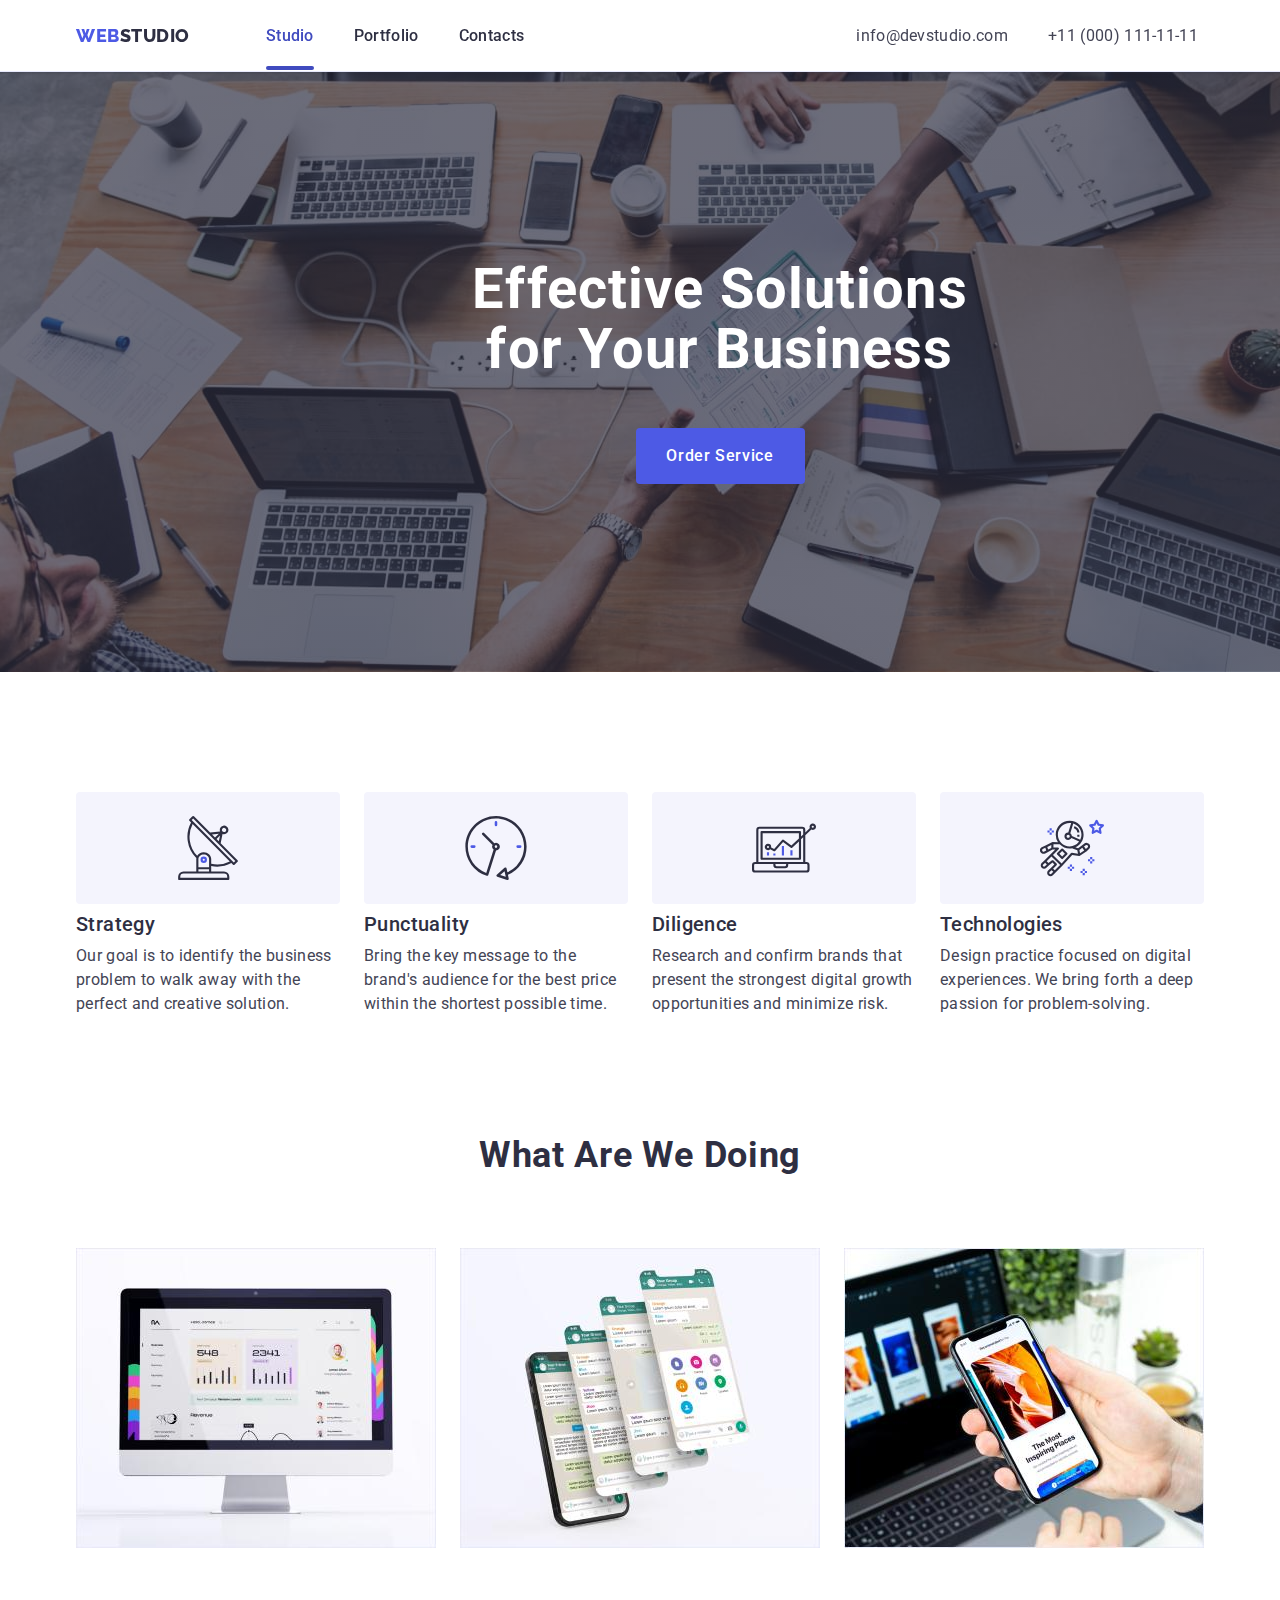
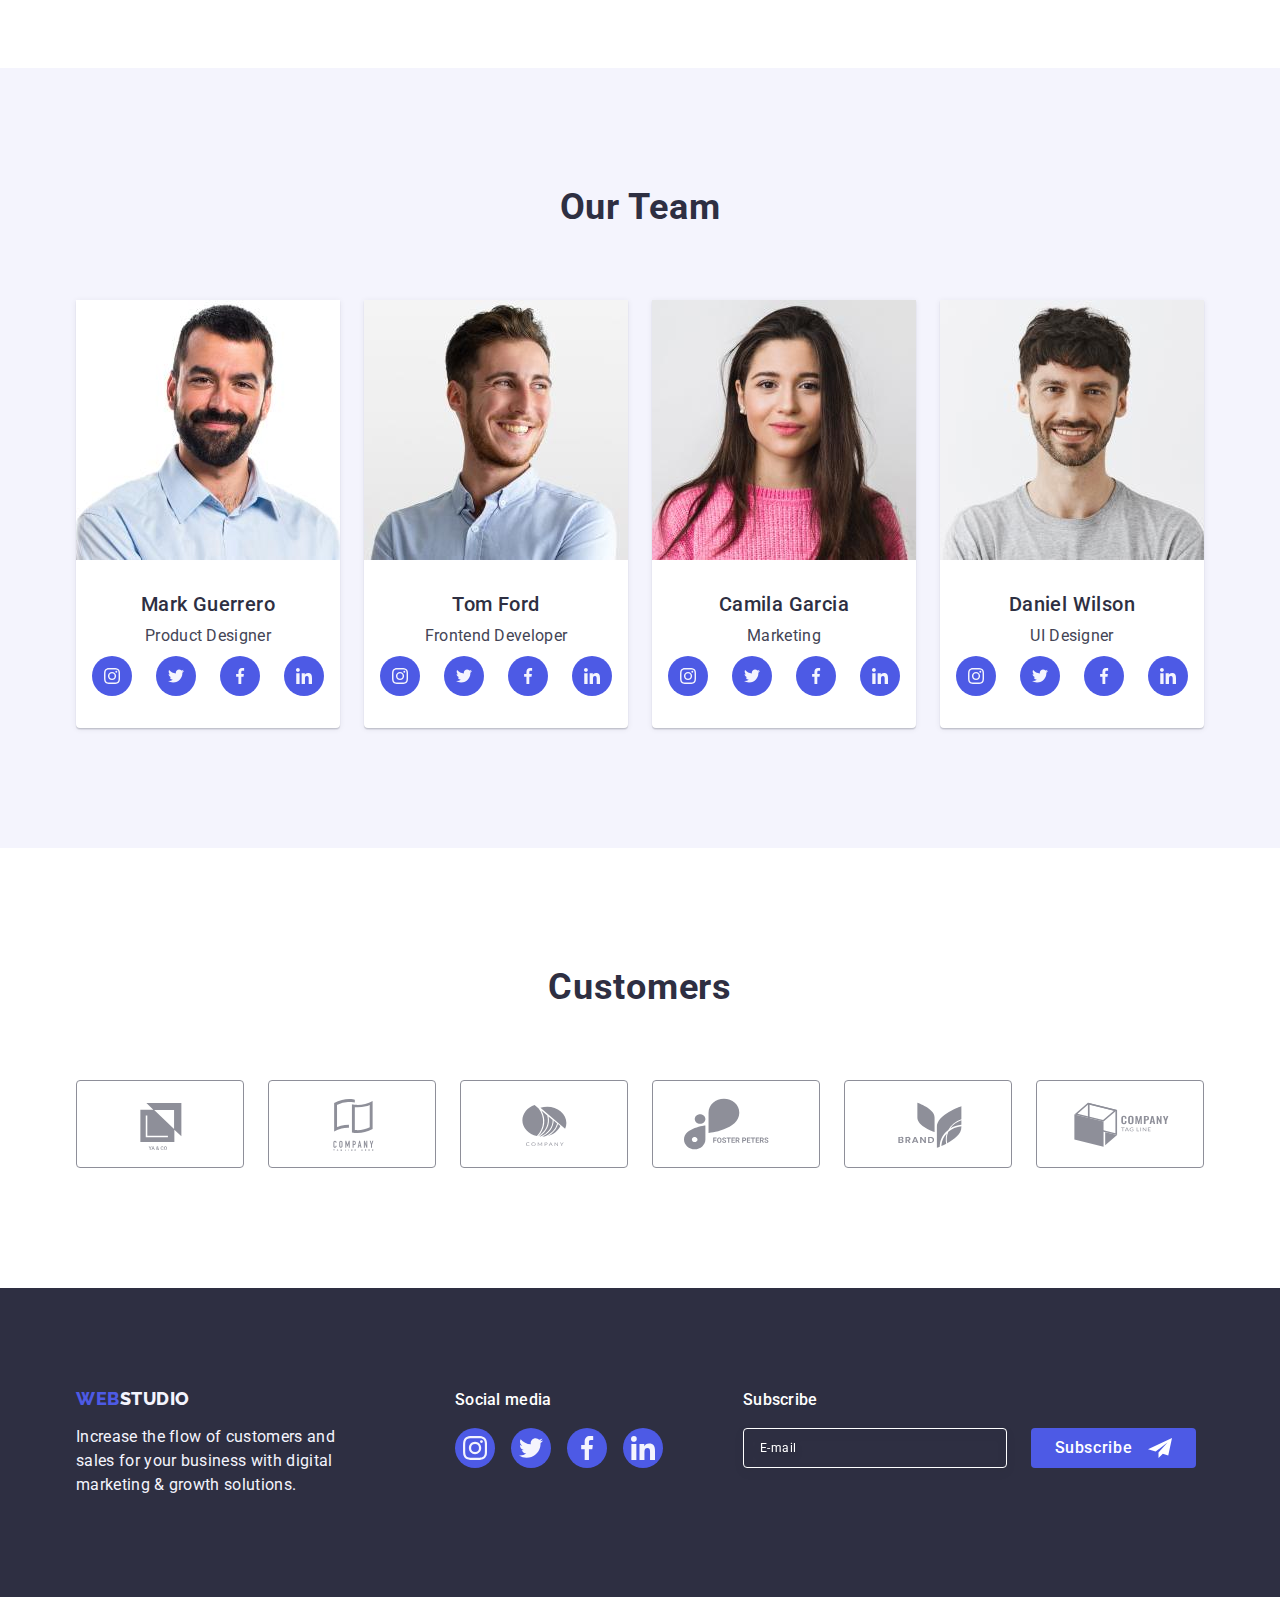
<file: index.html>
<!DOCTYPE html>
<html lang="en">
  <head>
    <meta charset="UTF-8" />
    <meta http-equiv="X-UA-Compatible" content="IE=edge" />
    <meta name="viewport" content="width=device-width, initial-scale=1.0" />
    <link rel="preconnect" href="https://fonts.googleapis.com" />
    <link rel="preconnect" href="https://fonts.gstatic.com" crossorigin />
    <link
      href="https://fonts.googleapis.com/css2?family=Raleway:wght@800&family=Roboto:wght@400;500;700;900&display=swap"
      rel="stylesheet"
    />
    <link rel="stylesheet" href="./css/modern-normalize.min.css" />
    <link rel="stylesheet" href="./css/styles.css" />
    <title>Studio</title>
  </head>
  <body>
    <!-- <div class="container"> -->
    <!-- header -->
    <header class="header">
      <div class="header-div container">
        <nav class="header-nav">
          <!-- logo -->

          <a class="header-logo-main link" href="./index.html"
            >Web<span class="header-logo-part">Studio</span></a
          >
          <!-- menu -->
          <!-- использовать ли тут меню, или лучше юл? по семантике вроде как лучше меню? -->
          <ul class="list header-list">
            <li class="header-menu-list">
              <a
                class="header-menu-list-properties link current"
                href="./index.html"
                >Studio</a
              >
            </li>
            <li class="header-menu-list">
              <a
                class="header-menu-list-properties link"
                href="./portfolio.html"
                >Portfolio</a
              >
            </li>
            <li class="header-menu-list">
              <a class="header-menu-list-properties link" href="">Contacts</a>
            </li>
          </ul>
        </nav>
        <!-- contacts -->
        <address class="header-contacts">
          <ul class="list header-contacts-list">
            <li class="contacts-item">
              <a class="contacts-link link" href="mailto:info@devstudio.com"
                >info@devstudio.com</a
              >
            </li>
            <li class="contacts-item">
              <a class="contacts-link link" href="tel:+110001111111"
                >+11 (000) 111-11-11</a
              >
            </li>
          </ul>
        </address>
      </div>
    </header>

    <!-- block solutions/ welcome page -->
    <main>
      <section class="welcome-page">
        <div class="container hero">
          <h1 class="h-one">Effective Solutions for Your Business</h1>
          <!-- <input type="button" value="Order Service" /> -->
          <button class="main-button" type="button" data-modal-open>
            Order Service
          </button>
        </div>
      </section>
      <!-- section one goals -->
      <section class="our-goal">
        <div class="goal-container container">
          <h2 class="visually-hidden">Our Goal</h2>
          <ul class="goal-list list">
            <li class="goal-list-li">
              <div class="goal-container-icons">
                <svg class="icon" width="64" height="64">
                  <use href="./images/icons.svg#icon-antenna"></use>
                </svg>
              </div>
              <h3 class="h-three">Strategy</h3>
              <p class="goal-p">
                Our goal is to identify the business problem to walk away with
                the perfect and creative solution.
              </p>
            </li>
            <li class="goal-list-li">
              <div class="goal-container-icons">
                <svg class="icon" width="64" height="64">
                  <use href="./images/icons.svg#icon-clock"></use>
                </svg>
              </div>
              <h3 class="h-three">Punctuality</h3>
              <p class="goal-p">
                Bring the key message to the brand's audience for the best price
                within the shortest possible time.
              </p>
            </li>
            <li class="goal-list-li">
              <div class="goal-container-icons">
                <svg class="icon" width="64" height="64">
                  <use href="./images/icons.svg#icon-diagram"></use>
                </svg>
              </div>
              <h3 class="h-three">Diligence</h3>
              <p class="goal-p">
                Research and confirm brands that present the strongest digital
                growth opportunities and minimize risk.
              </p>
            </li>
            <li class="goal-list-li">
              <div class="goal-container-icons">
                <svg class="icon" width="64" height="64">
                  <use href="./images/icons.svg#icon-astronaut"></use>
                </svg>
              </div>
              <h3 class="h-three">Technologies</h3>
              <p class="goal-p">
                Design practice focused on digital experiences. We bring forth a
                deep passion for problem-solving.
              </p>
            </li>
          </ul>
        </div>
      </section>
      <!-- section two about our job -->
      <!-- по поводу альтов у данных изображений возникают сомнения -->
      <section class="section-two">
        <div class="do-container container">
          <h2 class="h-two">What are we doing</h2>
          <ul class="images-list list">
            <li class="images-work">
              <img
                src="./images/desktopapp.jpg"
                alt="desktop app"
                width="360"
                height="300"
              />
            </li>
            <li class="images-work">
              <img
                src="./images/mobilesupport.jpg"
                alt="mobile support"
                width="360"
                height="300"
              />
            </li>
            <li class="images-work">
              <img
                src="./images/mobileapp.jpg"
                alt="mobile app"
                width="360"
                height="300"
              />
            </li>
          </ul>
        </div>
      </section>

      <section class="section-employee">
        <div class="employee-container container">
          <h2 class="h-two">Our Team</h2>
          <ul class="employee-list list">
            <li class="employee-card">
              <img
                src="./images/employeephoto1.jpg"
                alt="Mark Guerrero photo"
                width="264"
                height="260"
              />
              <div class="employee-card-text">
                <h3 class="h-three">Mark Guerrero</h3>
                <p class="goal-p">Product Designer</p>
                <ul class="employee-icons-ul list icons-ul">
                  <li class="socials-icons-list">
                    <a
                      class="socials-a"
                      href="https://www.instagram.com/"
                      target="_blank"
                    >
                      <svg class="icon" width="16" height="16">
                        <use href="./images/icons.svg#icon-instagram"></use>
                      </svg>
                    </a>
                  </li>
                  <li class="socials-icons-list">
                    <a
                      class="socials-a"
                      href="https://www.twitter.com/"
                      target="_blank"
                    >
                      <svg class="icon" width="16" height="16">
                        <use href="./images/icons.svg#icon-twitter"></use>
                      </svg>
                    </a>
                  </li>
                  <li class="socials-icons-list">
                    <a
                      class="socials-a"
                      href="https://www.facebook.com/"
                      target="_blank"
                    >
                      <svg class="icon" width="16" height="16">
                        <use href="./images/icons.svg#icon-facebook"></use>
                      </svg>
                    </a>
                  </li>
                  <li class="socials-icons-list">
                    <a
                      class="socials-a"
                      href="https://www.linkedin.com/"
                      target="_blank"
                    >
                      <svg class="icon" width="16" height="16">
                        <use href="./images/icons.svg#icon-linkedin"></use>
                      </svg>
                    </a>
                  </li>
                </ul>
                <!-- </div> -->
              </div>
            </li>
            <li class="employee-card">
              <img
                src="./images/employeephoto2.jpg"
                alt="Tom Ford photo"
                width="264"
                height="260"
              />
              <div class="employee-card-text">
                <h3 class="h-three">Tom Ford</h3>
                <p class="goal-p">Frontend Developer</p>

                <ul class="employee-icons-ul list icons-ul">
                  <li class="socials-icons-list">
                    <a
                      class="socials-a"
                      href="https://www.instagram.com/"
                      target="_blank"
                    >
                      <svg class="icon" width="16" height="16">
                        <use href="./images/icons.svg#icon-instagram"></use>
                      </svg>
                    </a>
                  </li>
                  <li class="socials-icons-list">
                    <a
                      class="socials-a"
                      href="https://www.twitter.com/"
                      target="_blank"
                    >
                      <svg class="icon" width="16" height="16">
                        <use href="./images/icons.svg#icon-twitter"></use>
                      </svg>
                    </a>
                  </li>
                  <li class="socials-icons-list">
                    <a
                      class="socials-a"
                      href="https://www.facebook.com/"
                      target="_blank"
                    >
                      <svg class="icon" width="16" height="16">
                        <use href="./images/icons.svg#icon-facebook"></use>
                      </svg>
                    </a>
                  </li>
                  <li class="socials-icons-list">
                    <a
                      class="socials-a"
                      href="https://www.linkedin.com/"
                      target="_blank"
                    >
                      <svg class="icon" width="16" height="16">
                        <use href="./images/icons.svg#icon-linkedin"></use>
                      </svg>
                    </a>
                  </li>
                </ul>
              </div>
            </li>
            <li class="employee-card">
              <img
                src="./images/employeephoto3.jpg"
                alt="Camila Garcia photo"
                width="264"
                height="260"
              />
              <div class="employee-card-text">
                <h3 class="h-three">Camila Garcia</h3>
                <p class="goal-p">Marketing</p>
                <ul class="employee-icons-ul list icons-ul">
                  <li class="socials-icons-list">
                    <a
                      class="socials-a"
                      href="https://www.instagram.com/"
                      target="_blank"
                    >
                      <svg class="icon" width="16" height="16">
                        <use href="./images/icons.svg#icon-instagram"></use>
                      </svg>
                    </a>
                  </li>
                  <li class="socials-icons-list">
                    <a
                      class="socials-a"
                      href="https://www.twitter.com/"
                      target="_blank"
                    >
                      <svg class="icon" width="16" height="16">
                        <use href="./images/icons.svg#icon-twitter"></use>
                      </svg>
                    </a>
                  </li>
                  <li class="socials-icons-list">
                    <a
                      class="socials-a"
                      href="https://www.facebook.com/"
                      target="_blank"
                    >
                      <svg class="icon" width="16" height="16">
                        <use href="./images/icons.svg#icon-facebook"></use>
                      </svg>
                    </a>
                  </li>
                  <li class="socials-icons-list">
                    <a
                      class="socials-a"
                      href="https://www.linkedin.com/"
                      target="_blank"
                    >
                      <svg class="icon" width="16" height="16">
                        <use href="./images/icons.svg#icon-linkedin"></use>
                      </svg>
                    </a>
                  </li>
                </ul>
              </div>
            </li>
            <li class="employee-card">
              <img
                src="./images/employeephoto4.jpg"
                alt="Daniel Wilson photo"
                width="264"
                height="260"
              />
              <div class="employee-card-text">
                <h3 class="h-three">Daniel Wilson</h3>
                <p class="goal-p">UI Designer</p>
                <ul class="employee-icons-ul list icons-ul">
                  <li class="socials-icons-list">
                    <a
                      class="socials-a"
                      href="https://www.instagram.com/"
                      target="_blank"
                    >
                      <svg class="icon" width="16" height="16">
                        <use href="./images/icons.svg#icon-instagram"></use>
                      </svg>
                    </a>
                  </li>
                  <li class="socials-icons-list">
                    <a
                      class="socials-a"
                      href="https://www.twitter.com/"
                      target="_blank"
                    >
                      <svg class="icon" width="16" height="16">
                        <use href="./images/icons.svg#icon-twitter"></use>
                      </svg>
                    </a>
                  </li>
                  <li class="socials-icons-list">
                    <a
                      class="socials-a"
                      href="https://www.facebook.com/"
                      target="_blank"
                    >
                      <svg class="icon" width="16" height="16">
                        <use href="./images/icons.svg#icon-facebook"></use>
                      </svg>
                    </a>
                  </li>
                  <li class="socials-icons-list">
                    <a
                      class="socials-a"
                      href="https://www.linkedin.com/"
                      target="_blank"
                    >
                      <svg class="icon" width="16" height="16">
                        <use href="./images/icons.svg#icon-linkedin"></use>
                      </svg>
                    </a>
                  </li>
                </ul>
              </div>
            </li>
          </ul>
        </div>
      </section>

      <section class="section-customers">
        <div class="customers-div container">
          <h2 class="h-two">Customers</h2>
          <ul class="customers-ul list">
            <li class="customers-list">
              <a class="customers-a" href="">
                <svg class="icon" width="104" height="56">
                  <use href="./images/icons.svg#icon-yacologo"></use>
                </svg>
              </a>
            </li>
            <li class="customers-list">
              <a class="customers-a" href="">
                <svg class="icon" width="104" height="56">
                  <use href="./images/icons.svg#icon-taglinecompanylogo"></use>
                </svg>
              </a>
            </li>
            <li class="customers-list">
              <a class="customers-a" href="">
                <svg class="icon" width="104" height="56">
                  <use href="./images/icons.svg#icon-companylogo"></use>
                </svg>
              </a>
            </li>
            <li class="customers-list">
              <a class="customers-a" href="">
                <svg class="icon" width="104" height="56">
                  <use href="./images/icons.svg#icon-fosterpeterslogo"></use>
                </svg>
              </a>
            </li>
            <li class="customers-list">
              <a class="customers-a" href="">
                <svg class="icon" width="104" height="56">
                  <use href="./images/icons.svg#icon-brandlogo"></use>
                </svg>
              </a>
            </li>
            <li class="customers-list">
              <a class="customers-a" href="">
                <svg class="icon" width="104" height="56">
                  <use href="./images/icons.svg#icon-companytaglinelogo"></use>
                </svg>
              </a>
            </li>
          </ul>
        </div>
      </section>
    </main>

    <footer class="footer-main">
      <div class="footer-container container">
        <div class="footer-logo-p">
          <a class="footer-logo-main link" href="./index.html"
            >Web<span class="footer-logo-part">Studio</span></a
          >

          <p class="footer-text">
            Increase the flow of customers and <br />
            sales for your business with digital <br />
            marketing & growth solutions.
          </p>
        </div>

        <div class="footer-icons-box">
          <p class="socials-p">Social media</p>
          <ul class="footer-icons-ul list">
            <li class="footer-icons-list">
              <a
                class="footer-a"
                href="https://www.instagram.com/"
                target="_blank"
              >
                <svg class="icon" width="24" height="24">
                  <use href="./images/icons.svg#icon-instagram"></use>
                </svg>
              </a>
            </li>
            <li class="footer-icons-list">
              <a
                class="footer-a"
                href="https://www.twitter.com/"
                target="_blank"
              >
                <svg class="icon" width="24" height="24">
                  <use href="./images/icons.svg#icon-twitter"></use>
                </svg>
              </a>
            </li>
            <li class="footer-icons-list">
              <a
                class="footer-a"
                href="https://www.facebook.com/"
                target="_blank"
              >
                <svg class="icon" width="24" height="24">
                  <use href="./images/icons.svg#icon-facebook"></use>
                </svg>
              </a>
            </li>
            <li class="footer-icons-list">
              <a
                class="footer-a"
                href="https://www.linkedin.com/"
                target="_blank"
              >
                <svg class="icon" width="24" height="24">
                  <use href="./images/icons.svg#icon-linkedin"></use>
                </svg>
              </a>
            </li>
          </ul>
        </div>
        <div class="footer-form">
          <p class="subscribe-p">Subscribe</p>
          <form
            class="footer-subscribe-form"
            name="subscribe-form"
            autocomplete="on"
          >
            <label class="footer-subscribe-label">
              <input
                class="footer-subscribe-input"
                type="email"
                name="email"
                placeholder="E-mail"
              />
            </label>
            <button class="footer-submit-button" type="submit">
              Subscribe
              <svg class="footer-submit-icon" width="24" height="24">
                <use href="./images/icons.svg#icon-plane"></use>
              </svg>
            </button>
          </form>
        </div>
      </div>
    </footer>

    <div class="backdrop is-hidden" data-modal>
      <div class="modal-div">
        <button class="close-button" type="button" data-modal-close>
          <svg class="icon" width="8" height="8">
            <use href="./images/icons.svg#icon-closeblack"></use>
          </svg>
        </button>

        <p class="modal-p">Leave your contacts and we will call you back</p>
        <form>
          <div class="modal-form-div">
            <label class="modal-label" for="user-name"> Name </label>
            <div class="modal-input-div">
              <input
                class="modal-input"
                id="user-name"
                type="text"
                name="user-name"
              />
              <svg class="modal-icon" width="18" height="24">
                <use href="./images/icons.svg#icon-personblack"></use>
              </svg>
            </div>
          </div>
          <div class="modal-form-div">
            <label class="modal-label" for="user-phone"> Phone </label>
            <div class="modal-input-div">
              <input
                class="modal-input"
                id="user-phone"
                type="text"
                name="user-phone"
              />
              <svg class="modal-icon" width="18" height="24">
                <use href="./images/icons.svg#icon-phoneblack"></use>
              </svg>
            </div>
          </div>
          <div class="modal-form-div">
            <label class="modal-label" for="user-email"> Email </label>
            <div class="modal-input-div">
              <input
                class="modal-input"
                id="user-email"
                type="text"
                name="user-email"
              />
              <svg class="modal-icon" width="18" height="24">
                <use href="./images/icons.svg#icon-emailblack"></use>
              </svg>
            </div>
          </div>
          <div class="modal-textarea-div">
            <label class="modal-label" for="user-comment">Comment</label>
            <textarea
              class="modal-textarea"
              name="user-comment"
              id="user-comment"
              cols="50"
              rows="10"
              placeholder="Text input"
            ></textarea>
          </div>
          <div class="modal-checkbox">
            <input
              class="modal-checkbox-input visually-hidden"
              id="user-privacy"
              type="checkbox"
              name="user-privacy"
              value="true"
            />

            <label class="modal-checkbox-label" for="user-privacy">
              <span class="modal-checkbox-span">
                <svg class="modal-form-checkbox-item" width="10" height="8">
                  <use href="./images/icons.svg#icon-property-click"></use>
                </svg>
              </span>
              I accept the terms and conditions of the
              <a class="modal-form-link" href="#">Privacy Policy</a>
            </label>
          </div>
          <button class="modal-form-button" type="submit">Send</button>
        </form>
      </div>
    </div>

    <!-- *Модалка старый вариант -->
    <!-- <form class="modal-form" name="modal_form" autocomplete="on">
            <label class="modal-form-label">
              <span class="modal-form-text"> Name </span>
              <input class="modal-form-input" type="text" name="user_name" />
              <svg class="modal-form-icon" width="18" height="24">
                <use href="./images/icons.svg#icon-personblack"></use>
              </svg>
            </label>

            <label class="modal-form-label">
              <span class="modal-form-text"> Phone </span>
              <input class="modal-form-input" type="tel" name="user_phone" />

              <svg class="modal-form-icon" width="18" height="24">
                <use href="./images/icons.svg#icon-phoneblack"></use>
              </svg>
            </label>

            <label class="modal-form-label">
              <span class="modal-form-text"> Email </span>
              <input class="modal-form-input" type="email" name="user_email" />
              <svg class="modal-form-icon" width="18" height="24">
                <use href="./images/icons.svg#icon-emailblack"></use>
              </svg>
            </label>

            <label class="modal-form-label">
              <span class="modal-form-text"> Comment </span>
              <textarea
                class="modal-form-comment"
                rows="5"
                name="user_comment"
                placeholder="Text input"
              ></textarea>
            </label>

            <label class="modal-form-agreement">
              <input
                class="modal-form-checkbox visually-hidden"
                type="checkbox"
              />
              <span class="modal-form-custom-check">
                <svg class="modal-form-checkbox-item" width="20" height="16">
                  <use href="./images/icons.svg#icon-property-click"></use>
                </svg>
              </span>
              <span class="modal-form-agreement-description"
                >I accept the terms and conditions of the
                <a class="modal-form-link" href="#">Privacy Policy</a>
              </span>
            </label>
            <button class="modal-form-button" type="submit">Send</button>
          </form> -->
    <!-- *Модалка -->

    <script src="./js/modal.js"></script>
  </body>
</html>
</file>
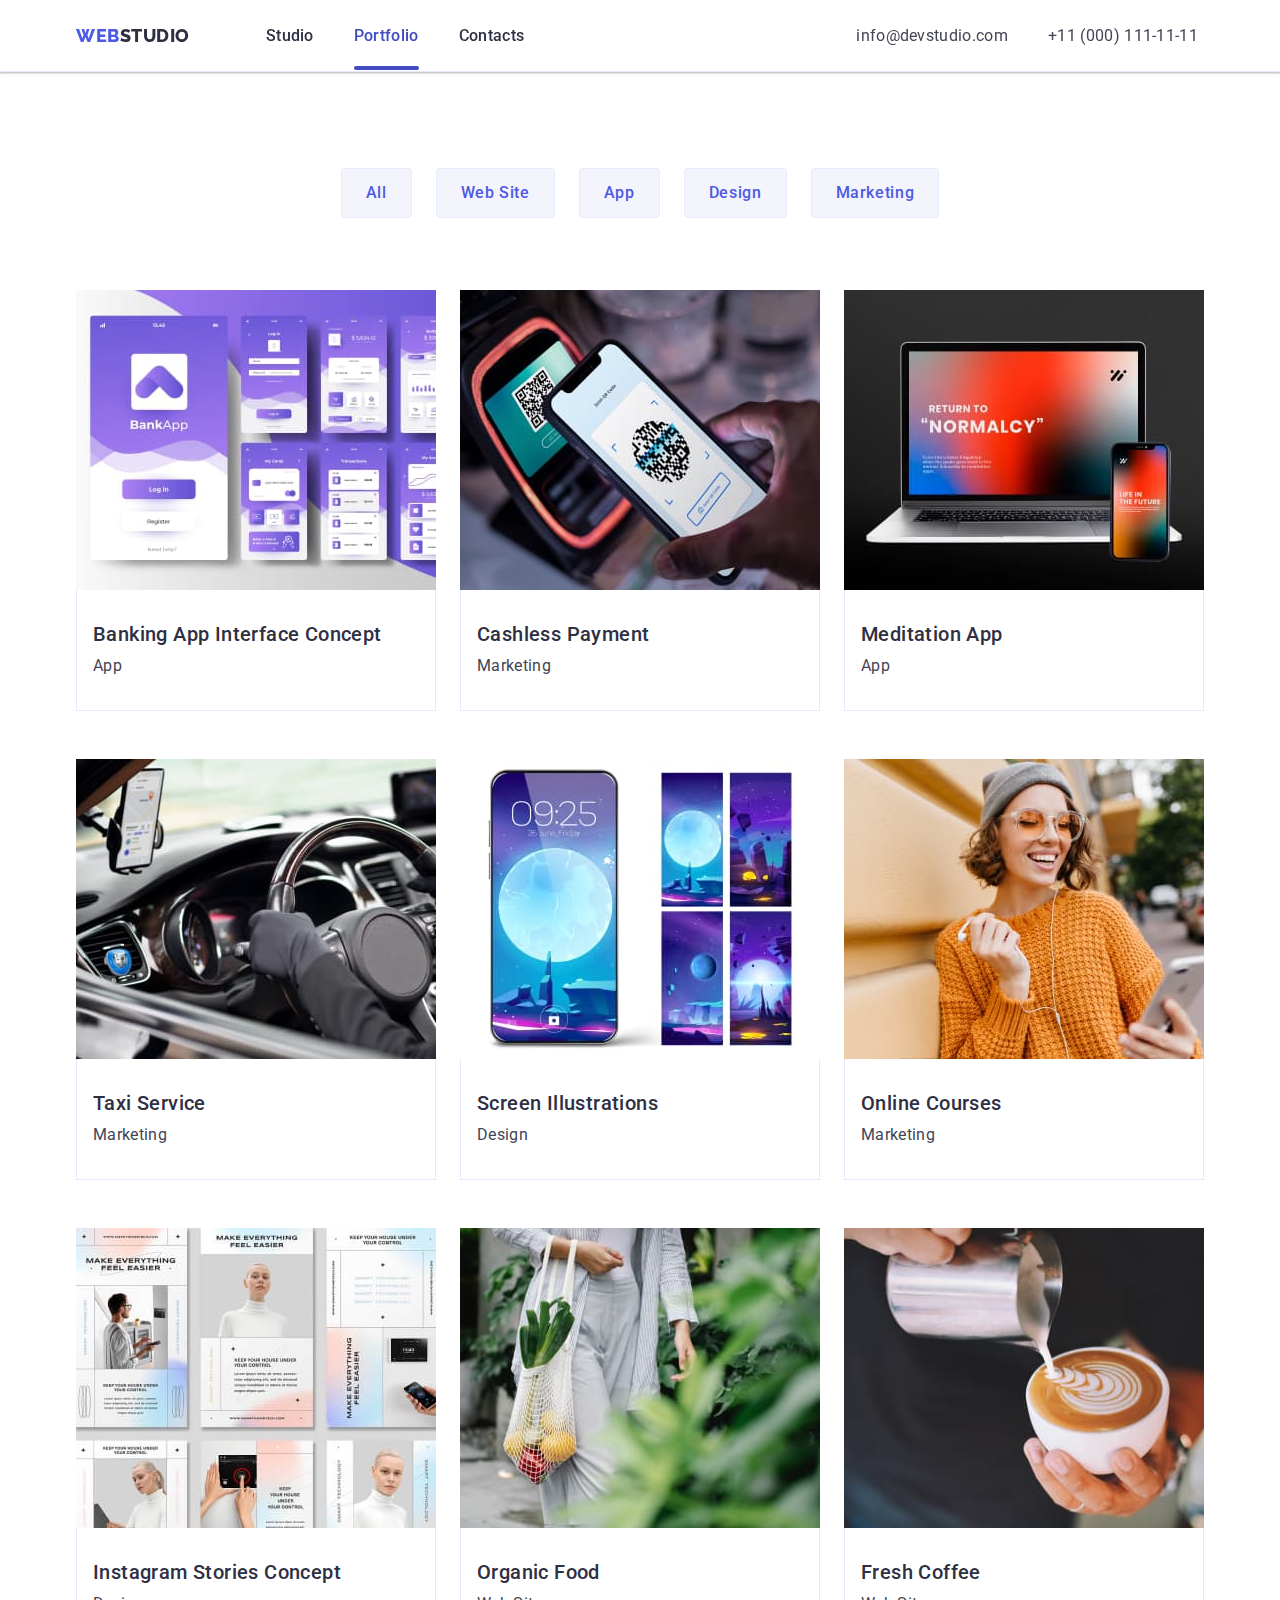
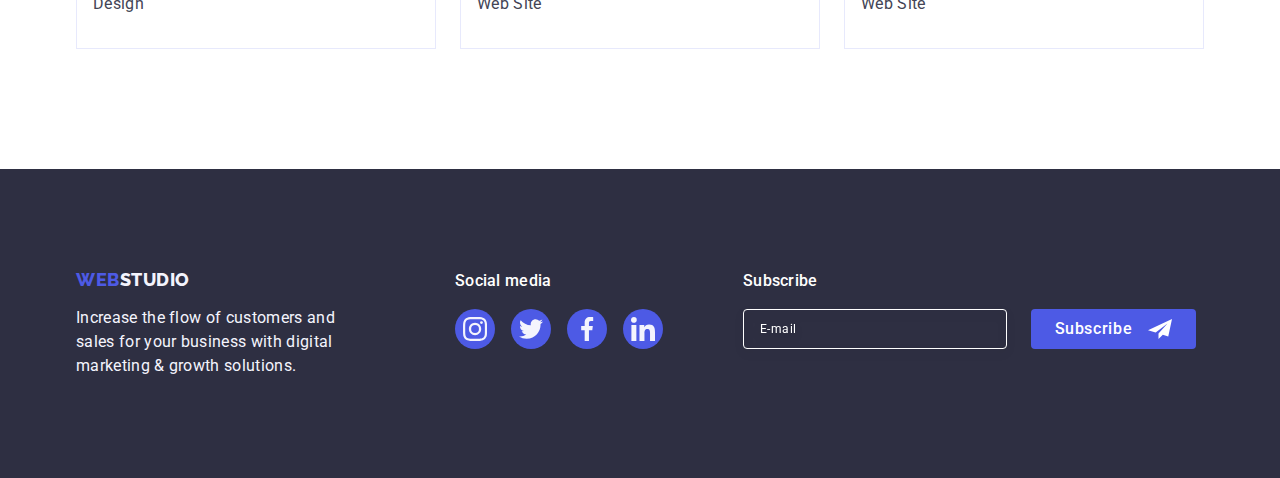
<file: portfolio.html>
<!DOCTYPE html>
<html lang="en">
  <head>
    <meta charset="UTF-8" />
    <meta http-equiv="X-UA-Compatible" content="IE=edge" />
    <meta name="viewport" content="width=device-width, initial-scale=1.0" />
    <link rel="preconnect" href="https://fonts.googleapis.com" />
    <link rel="preconnect" href="https://fonts.gstatic.com" crossorigin />
    <link
      href="https://fonts.googleapis.com/css2?family=Raleway:wght@800&family=Roboto:wght@400;500;700;900&display=swap"
      rel="stylesheet"
    />
    <link rel="stylesheet" href="./css/modern-normalize.min.css" />
    <link rel="stylesheet" href="./css/styles.css" />
    <title>Portfolio</title>
  </head>
  <body>
    <!-- header -->
    <header class="header">
      <div class="header-div container">
        <nav class="header-nav">
          <!-- logo -->

          <a class="header-logo-main link" href="./index.html"
            >Web<span class="header-logo-part">Studio</span></a
          >
          <!-- menu -->
          <!-- использовать ли тут меню, или лучше юл? по семантике вроде как лучше меню? -->
          <ul class="list header-list">
            <li class="header-menu-list">
              <a class="header-menu-list-properties link" href="./index.html"
                >Studio</a
              >
            </li>
            <li class="header-menu-list">
              <a
                class="header-menu-list-properties link current"
                href="./portfolio.html"
                >Portfolio</a
              >
            </li>
            <li class="header-menu-list">
              <a class="header-menu-list-properties link" href="">Contacts</a>
            </li>
          </ul>
        </nav>
        <!-- contacts -->
        <address class="header-contacts">
          <ul class="list header-contacts-list">
            <li class="contacts-item">
              <a class="contacts-link link" href="mailto:info@devstudio.com"
                >info@devstudio.com</a
              >
            </li>
            <li class="contacts-item">
              <a class="contacts-link link" href="tel:+110001111111"
                >+11 (000) 111-11-11</a
              >
            </li>
          </ul>
        </address>
      </div>
    </header>
    <main>
      <section class="projects-section">
        <div class="projects-container container">
          <h1 class="visually-hidden">Our Projects</h1>
          <ul class="projects-list list">
            <li><button class="portfolio-button" type="button">All</button></li>
            <li>
              <button class="portfolio-button" type="button">Web Site</button>
            </li>
            <li><button class="portfolio-button" type="button">App</button></li>
            <li>
              <button class="portfolio-button" type="button">Design</button>
            </li>
            <li>
              <button class="portfolio-button" type="button">Marketing</button>
            </li>
          </ul>

          <ul class="projects-card list">
            <li class="projects-card-list">
              <a class="portfolio-card-link link" href="">
                <div class="projects-overlay-box">
                  <img
                    src="./images/bankingappinterfaceconcept.jpg"
                    alt="Banking App Interface Concept"
                    width="360"
                    height="300"
                  />

                  <p class="overlay-p">
                    14 Stylish and User-Friendly App Design Concepts · Task
                    Manager App · Calorie Tracker App · Exotic Fruit Ecommerce
                    App · Cloud Storage App
                  </p>
                </div>
                <div class="projects-card-list-content">
                  <h2 class="h-two-portfolio">Banking App Interface Concept</h2>
                  <p class="goal-p">App</p>
                </div>
              </a>
            </li>
            <li class="projects-card-list">
              <a class="portfolio-card-link link" href="">
                <div class="projects-overlay-box">
                  <img
                    src="./images/cashlesspayment.jpg"
                    alt="Cashless Payment"
                    width="360"
                    height="300"
                  />

                  <p class="overlay-p">
                    14 Stylish and User-Friendly App Design Concepts · Task
                    Manager App · Calorie Tracker App · Exotic Fruit Ecommerce
                    App · Cloud Storage App
                  </p>
                </div>
                <div class="projects-card-list-content">
                  <h2 class="h-two-portfolio">Cashless Payment</h2>
                  <p class="goal-p">Marketing</p>
                </div>
              </a>
            </li>
            <li class="projects-card-list">
              <a class="portfolio-card-link link" href="">
                <div class="projects-overlay-box">
                  <img
                    src="./images/meditationapp.jpg"
                    alt="Meditation App"
                    width="360"
                    height="300"
                  />
                  <p class="overlay-p">
                    14 Stylish and User-Friendly App Design Concepts · Task
                    Manager App · Calorie Tracker App · Exotic Fruit Ecommerce
                    App · Cloud Storage App
                  </p>
                </div>
                <div class="projects-card-list-content">
                  <h2 class="h-two-portfolio">Meditation App</h2>
                  <p class="goal-p">App</p>
                </div>
              </a>
            </li>
            <li class="projects-card-list">
              <a class="portfolio-card-link link" href="">
                <div class="projects-overlay-box">
                  <img
                    src="./images/taxiservice.jpg"
                    alt="Taxi Service"
                    width="360"
                    height="300"
                  />
                  <p class="overlay-p">
                    14 Stylish and User-Friendly App Design Concepts · Task
                    Manager App · Calorie Tracker App · Exotic Fruit Ecommerce
                    App · Cloud Storage App
                  </p>
                </div>
                <div class="projects-card-list-content">
                  <h2 class="h-two-portfolio">Taxi Service</h2>
                  <p class="goal-p">Marketing</p>
                </div>
              </a>
            </li>
            <li class="projects-card-list">
              <a class="portfolio-card-link link" href="">
                <div class="projects-overlay-box">
                  <img
                    src="./images/screenillustrations.jpg"
                    alt="Screen Illustrations"
                    width="360"
                    height="300"
                  />
                  <p class="overlay-p">
                    14 Stylish and User-Friendly App Design Concepts · Task
                    Manager App · Calorie Tracker App · Exotic Fruit Ecommerce
                    App · Cloud Storage App
                  </p>
                </div>
                <div class="projects-card-list-content">
                  <h2 class="h-two-portfolio">Screen Illustrations</h2>
                  <p class="goal-p">Design</p>
                </div>
              </a>
            </li>
            <li class="projects-card-list">
              <a class="portfolio-card-link link" href="">
                <div class="projects-overlay-box">
                  <img
                    src="./images/onlinecourses.jpg"
                    alt="Online Courses"
                    width="360"
                    height="300"
                  />
                  <p class="overlay-p">
                    14 Stylish and User-Friendly App Design Concepts · Task
                    Manager App · Calorie Tracker App · Exotic Fruit Ecommerce
                    App · Cloud Storage App
                  </p>
                </div>
                <div class="projects-card-list-content">
                  <h2 class="h-two-portfolio">Online Courses</h2>
                  <p class="goal-p">Marketing</p>
                </div>
              </a>
            </li>
            <li class="projects-card-list">
              <a class="portfolio-card-link link" href="">
                <div class="projects-overlay-box">
                  <img
                    src="./images/instagramstoriesconcept.jpg"
                    alt="Instagram Stories Concept"
                    width="360"
                    height="300"
                  />
                  <p class="overlay-p">
                    14 Stylish and User-Friendly App Design Concepts · Task
                    Manager App · Calorie Tracker App · Exotic Fruit Ecommerce
                    App · Cloud Storage App
                  </p>
                </div>
                <div class="projects-card-list-content">
                  <h2 class="h-two-portfolio">Instagram Stories Concept</h2>
                  <p class="goal-p">Design</p>
                </div>
              </a>
            </li>
            <li class="projects-card-list">
              <a class="portfolio-card-link link" href="">
                <div class="projects-overlay-box">
                  <img
                    src="./images/organicfood.jpg"
                    alt="Organic Food"
                    width="360"
                    height="300"
                  />
                  <p class="overlay-p">
                    14 Stylish and User-Friendly App Design Concepts · Task
                    Manager App · Calorie Tracker App · Exotic Fruit Ecommerce
                    App · Cloud Storage App
                  </p>
                </div>
                <div class="projects-card-list-content">
                  <h2 class="h-two-portfolio">Organic Food</h2>
                  <p class="goal-p">Web Site</p>
                </div>
              </a>
            </li>
            <li class="projects-card-list">
              <a class="portfolio-card-link link" href="">
                <div class="projects-overlay-box">
                  <img
                    src="./images/freshcoffee.jpg"
                    alt="Fresh Coffee"
                    width="360"
                    height="300"
                  />
                  <p class="overlay-p">
                    14 Stylish and User-Friendly App Design Concepts · Task
                    Manager App · Calorie Tracker App · Exotic Fruit Ecommerce
                    App · Cloud Storage App
                  </p>
                </div>
                <div class="projects-card-list-content">
                  <h2 class="h-two-portfolio">Fresh Coffee</h2>
                  <p class="goal-p">Web Site</p>
                </div>
              </a>
            </li>
          </ul>
        </div>
      </section>
    </main>

    <footer class="footer-main">
      <div class="footer-container container">
        <div class="footer-logo-p">
          <a class="footer-logo-main link" href="./index.html"
            >Web<span class="footer-logo-part">Studio</span></a
          >

          <p class="footer-text">
            Increase the flow of customers and <br />
            sales for your business with digital <br />
            marketing & growth solutions.
          </p>
        </div>

        <div class="footer-icons-box">
          <p class="socials-p">Social media</p>
          <ul class="footer-icons-ul list">
            <li class="footer-icons-list">
              <a
                class="footer-a"
                href="https://www.instagram.com/"
                target="_blank"
              >
                <svg class="icon" width="24" height="24">
                  <use href="./images/icons.svg#icon-instagram"></use>
                </svg>
              </a>
            </li>
            <li class="footer-icons-list">
              <a
                class="footer-a"
                href="https://www.twitter.com/"
                target="_blank"
              >
                <svg class="icon" width="24" height="24">
                  <use href="./images/icons.svg#icon-twitter"></use>
                </svg>
              </a>
            </li>
            <li class="footer-icons-list">
              <a
                class="footer-a"
                href="https://www.facebook.com/"
                target="_blank"
              >
                <svg class="icon" width="24" height="24">
                  <use href="./images/icons.svg#icon-facebook"></use>
                </svg>
              </a>
            </li>
            <li class="footer-icons-list">
              <a
                class="footer-a"
                href="https://www.linkedin.com/"
                target="_blank"
              >
                <svg class="icon" width="24" height="24">
                  <use href="./images/icons.svg#icon-linkedin"></use>
                </svg>
              </a>
            </li>
          </ul>
        </div>
        <div class="footer-form">
          <p class="subscribe-p">Subscribe</p>
          <form
            class="footer-subscribe-form"
            name="subscribe-form"
            autocomplete="on"
          >
            <label class="footer-subscribe-label">
              <input
                class="footer-subscribe-input"
                type="email"
                name="email"
                placeholder="E-mail"
              />
            </label>
            <button class="footer-submit-button" type="submit">
              Subscribe
              <svg class="footer-submit-icon" width="24" height="24">
                <use href="./images/icons.svg#icon-plane"></use>
              </svg>
            </button>
          </form>
        </div>
      </div>
    </footer>
  </body>
</html>
</file>
<file: css/styles.css>
body {
  font-family: "Roboto", sans-serif;
  color: #434455;
  background-color: #ffffff;
  margin: 0 auto;
}

.container {
  align-items: center;
  width: 1158px;
  margin: 0 auto;
  padding: 0 15px;
}

.header {
  background-color: #ffffff;
  border-bottom: 1px solid #e7e9fc;
  height: 72px;
  display: flex;
  justify-content: center;
  position: sticky;
  top: 0;
  box-shadow: 0px 2px 1px rgba(46, 47, 66, 0.08), 0px 1px 1px rgba(46, 47, 66, 0.16), 0px 1px 6px rgba(46, 47, 66, 0.08);
  z-index: 999;
}
.header .header-div {
  display: flex;
}
.header .header-div .header-nav {
  display: flex;
  align-items: center;
}
.header .header-div .header-nav .header-list {
  display: flex;
  margin-right: 332px;
  gap: 40px;
  align-items: flex-start;
}
.header .header-div .header-nav .header-list .header-menu-list-properties {
  color: #2e2f42;
  font-size: 16px;
  font-weight: 500;
  line-height: 1.5;
  letter-spacing: 0.02em;
  padding: 24px 0;
  position: relative;
  transition: color 250ms cubic-bezier(0.4, 0, 0.2, 1);
}
.header .header-div .header-nav .header-list .header-menu-list-properties:hover, .header .header-div .header-nav .header-list .header-menu-list-properties:focus {
  color: #404bbf;
}
.header .header-div .header-nav .header-list .current {
  position: relative;
  color: #404bbf;
  transition: color 250ms cubic-bezier(0.4, 0, 0.2, 1);
}
.header .header-div .header-nav .header-list .current::after {
  content: "";
  width: 100%;
  position: absolute;
  left: 0;
  bottom: -1px;
  height: 4px;
  background-color: #404bbf;
  border-radius: 2px;
}
.header .header-div .header-nav .header-logo-main {
  display: flex;
  color: #4d5ae5;
  font-family: "Raleway", sans-serif;
  font-size: 18px;
  font-weight: 800;
  text-transform: uppercase;
  line-height: 1.17;
  letter-spacing: 0.03em;
  margin-right: 76px;
}
.header .header-div .header-nav .header-logo-main .header-logo-part {
  color: #2e2f42;
  text-shadow: none;
}
.header .header-div .header-contacts {
  font-style: normal;
}
.header .header-div .header-contacts .header-contacts-list {
  display: flex;
  gap: 40px;
}
.header .header-div .header-contacts .header-contacts-list .contacts-link {
  color: #434455;
  font-size: 16px;
  line-height: 1.5;
  letter-spacing: 0.02em;
  position: relative;
  transition: color 250ms cubic-bezier(0.4, 0, 0.2, 1);
}
.header .header-div .header-contacts .header-contacts-list .contacts-link:hover, .header .header-div .header-contacts .header-contacts-list .contacts-link:focus {
  color: #404bbf;
}

.footer-main {
  background-color: #2e2f42;
  padding: 100px 0;
}
.footer-main .footer-container {
  display: flex;
  flex-direction: row;
  align-items: baseline;
}
.footer-main .footer-container .footer-logo-p {
  display: flex;
  flex-direction: column;
  margin-right: 120px;
}
.footer-main .footer-container .footer-logo-p .footer-logo-main {
  display: inline-block;
  color: #4d5ae5;
  font-family: "Raleway", sans-serif;
  font-size: 18px;
  font-weight: 800;
  text-transform: uppercase;
  line-height: 1.17;
  letter-spacing: 0.03em;
  margin-bottom: 16px;
}
.footer-main .footer-container .footer-logo-p .footer-logo-main .footer-logo-part {
  color: #f4f4fd;
}
.footer-main .footer-container .footer-logo-p .footer-text {
  max-width: 264px;
  font-size: 16px;
  color: #f4f4fd;
  letter-spacing: 0.02em;
  line-height: 1.5;
}
.footer-main .footer-container .footer-icons-box {
  display: flex;
  flex-direction: column;
}
.footer-main .footer-container .footer-icons-box .socials-p {
  font-size: 16px;
  font-weight: 500;
  color: #ffffff;
  letter-spacing: 0.02em;
  line-height: 1.5;
  margin-bottom: 16px;
}
.footer-main .footer-container .footer-icons-box .footer-icons-ul {
  display: flex;
  flex-direction: row;
  justify-content: center;
  align-items: center;
  gap: 16px;
}
.footer-main .footer-container .footer-icons-box .footer-icons-ul .footer-icons-list {
  display: flex;
  align-items: center;
  justify-content: center;
  width: 40px;
  height: 40px;
}
.footer-main .footer-container .footer-icons-box .footer-icons-ul .footer-icons-list .footer-a {
  display: flex;
  background-color: #4d5ae5;
  border-radius: 50%;
  width: 100%;
  height: 100%;
  align-items: center;
  justify-content: center;
  transition: background-color 250ms cubic-bezier(0.4, 0, 0.2, 1);
}
.footer-main .footer-container .footer-icons-box .footer-icons-ul .footer-icons-list .footer-a .icon {
  fill: #f4f4fd;
}
.footer-main .footer-container .footer-icons-box .footer-icons-ul .footer-icons-list .footer-a:hover, .footer-main .footer-container .footer-icons-box .footer-icons-ul .footer-icons-list .footer-a:focus {
  background-color: #31d0aa;
}
.footer-main .footer-container .footer-form {
  display: flex;
  flex-direction: column;
  margin-left: 80px;
}
.footer-main .footer-container .footer-form .subscribe-p {
  font-size: 16px;
  font-weight: 500;
  color: #ffffff;
  letter-spacing: 0.02em;
  line-height: 1.5;
  margin-bottom: 16px;
}
.footer-main .footer-container .footer-form .footer-subscribe-form {
  display: flex;
  gap: 24px;
}
.footer-main .footer-container .footer-form .footer-subscribe-form .footer-subscribe-input {
  height: 40px;
  width: 264px;
  border-radius: 4px;
  background-color: transparent;
  font-size: 12px;
  line-height: 1.5;
  letter-spacing: 0.04em;
  filter: drop-shadow(0px 4px 4px rgba(0, 0, 0, 0.15));
  padding-left: 16px;
  border: 1px solid #ffffff;
  color: #ffffff;
}
.footer-main .footer-container .footer-form .footer-subscribe-form .footer-subscribe-input::-moz-placeholder {
  color: #ffffff;
}
.footer-main .footer-container .footer-form .footer-subscribe-form .footer-subscribe-input::placeholder {
  color: #ffffff;
}
.footer-main .footer-container .footer-form .footer-subscribe-form .footer-submit-button {
  display: flex;
  min-width: 165px;
  height: 40px;
  justify-content: center;
  align-items: center;
  border: none;
  font-family: "Roboto", sans-serif;
  font-weight: 500;
  line-height: 1.5;
  letter-spacing: 0.04em;
  color: #ffffff;
  font-size: 16px;
  cursor: pointer;
  background-color: #4d5ae5;
  border-radius: 4px;
}
.footer-main .footer-container .footer-form .footer-subscribe-form .footer-submit-button .footer-submit-icon {
  margin-left: 16px;
  fill: white;
}

.list {
  list-style: none;
}

.link {
  text-decoration: none;
}

.h-one {
  color: #ffffff;
  font-size: 56px;
  line-height: 1.07;
  letter-spacing: 0.02em;
}

.h-two {
  color: #2e2f42;
  font-size: 36px;
  line-height: 1.11;
  text-transform: capitalize;
  letter-spacing: 0.02em;
  text-align: center;
}

.goal-p {
  color: #434455;
  font-size: 16px;
  line-height: 1.5;
  letter-spacing: 0.02em;
}

.h-three {
  color: #2e2f42;
  font-size: 20px;
  font-weight: 500;
  line-height: 1.2;
  letter-spacing: 0.02em;
}

.h-two-portfolio {
  color: #2e2f42;
  font-size: 20px;
  font-weight: 500;
  line-height: 1.2;
  letter-spacing: 0.02em;
}

.main-button {
  font-family: "Roboto", sans-serif;
  font-weight: 500;
  background-color: #4d5ae5;
  color: #ffffff;
  font-size: 16px;
  cursor: pointer;
  line-height: 1.5;
  letter-spacing: 0.04em;
  height: 56px;
}
.main-button:hover, .main-button:focus {
  background-color: #404bbf;
}

.portfolio-button {
  font-family: "Roboto", sans-serif;
  font-weight: 500;
  background-color: #f4f4fd;
  color: #4d5ae5;
  font-size: 16px;
  cursor: pointer;
  line-height: 1.5;
  letter-spacing: 0.04em;
  padding: 12px 24px;
  border-radius: 4px;
  border: 1px solid #e7e9fc;
}
.portfolio-button:hover, .portfolio-button:focus {
  background-color: #404bbf;
  color: #ffffff;
  border: 1px solid transparent;
}

.welcome-page {
  display: flex;
  flex-shrink: 0;
  max-width: 1440px;
  width: 1440px;
  background-color: #2e2f42;
  background-image: linear-gradient(rgba(46, 47, 66, 0.7), rgba(46, 47, 66, 0.7)), url(../images/peopleoffice.jpg);
  background-position: center;
  background-repeat: no-repeat;
  background-size: cover;
  color: #ffffff;
  padding: 188px 0;
  text-align: center;
  justify-content: center;
  margin: 0 auto;
}
.welcome-page .h-one {
  max-width: 496px;
  margin: 0 auto;
}
.welcome-page .main-button {
  display: block;
  min-width: 169px;
  border: none;
  border-radius: 4px;
  margin: 48px auto 0;
  transition: background-color 250ms cubic-bezier(0.4, 0, 0.2, 1);
}

.visually-hidden {
  position: absolute;
  width: 1px;
  height: 1px;
  padding: 0;
  margin: -1px;
  overflow: hidden;
  clip: rect(0, 0, 0, 0);
  -webkit-clip-path: inset(100%);
          clip-path: inset(100%);
  white-space: nowrap;
  border: 0;
}

.our-goal {
  padding: 120px 0;
}
.our-goal .goal-container {
  display: flex;
  flex-shrink: 0;
}
.our-goal .goal-container .goal-list {
  display: flex;
  gap: 24px;
}
.our-goal .goal-container .goal-list .goal-list-li {
  display: flex;
  width: calc((100% - 72px) / 4);
  flex-direction: column;
  align-items: flex-start;
}
.our-goal .goal-container .goal-list .goal-list-li .h-three {
  margin-bottom: 8px;
}
.our-goal .goal-container .goal-list .goal-list-li .goal-p {
  margin: 0;
  padding: 0;
}
.our-goal .goal-container .goal-list .goal-list-li .goal-container-icons {
  display: flex;
  align-items: center;
  justify-content: center;
  height: 112px;
  width: 100%;
  background-color: #f4f4fd;
  border-radius: 4px;
  margin-bottom: 8px;
}

.section-two {
  padding: 0 0 120px 0;
}
.section-two .do-container {
  display: flex;
  flex-direction: column;
}
.section-two .do-container .h-two {
  margin-bottom: 72px;
  text-align: center;
}
.section-two .do-container .images-list {
  display: flex;
  gap: 24px;
  flex-shrink: 0;
}
.section-two .do-container .images-list .images-work {
  display: inline-flex;
  width: calc((100% - 48px) / 3);
  flex-direction: column;
  align-items: flex-start;
}

.section-employee {
  padding: 120px 0;
  background: #f4f4fd;
}

.employee-container {
  display: flex;
  flex-direction: column;
}
.employee-container .h-two {
  margin-bottom: 72px;
  text-align: center;
}

.employee-list {
  display: flex;
  gap: 24px;
  flex-shrink: 0;
}
.employee-list .employee-card {
  display: inline-flex;
  width: calc((100% - 72px) / 4);
  flex-direction: column;
  align-items: center;
  justify-content: center;
  border-radius: 0px 0px 4px 4px;
  background: #ffffff;
  box-shadow: 0px 2px 1px 0px rgba(46, 47, 66, 0.08), 0px 1px 1px 0px rgba(46, 47, 66, 0.16), 0px 1px 6px 0px rgba(46, 47, 66, 0.08);
}
.employee-list .employee-card .employee-card-text {
  display: flex;
  width: 232px;
  flex-direction: column;
  justify-content: center;
  align-items: center;
  margin: 0 16px;
  padding: 32px 0;
}
.employee-list .employee-card .employee-card-text .h-three {
  text-align: center;
  margin-bottom: 8px;
}
.employee-list .employee-card .employee-card-text .goal-p {
  text-align: center;
  margin-bottom: 8px;
}

.employee-icons-ul {
  display: flex;
  justify-content: center;
  gap: 24px;
}
.employee-icons-ul .socials-icons-list {
  width: 40px;
  height: 40px;
}
.employee-icons-ul .socials-icons-list .socials-a {
  display: flex;
  width: 100%;
  height: 100%;
  align-items: center;
  justify-content: center;
  background-color: #4d5ae5;
  justify-content: center;
  border-radius: 50%;
  transition: background-color 250ms cubic-bezier(0.4, 0, 0.2, 1);
}
.employee-icons-ul .socials-icons-list .socials-a .icon {
  fill: #f4f4fd;
}
.employee-icons-ul .socials-icons-list .socials-a:hover, .employee-icons-ul .socials-icons-list .socials-a:focus {
  background-color: #404bbf;
}

.section-customers {
  padding: 120px 0;
}
.section-customers .customers-div {
  display: flex;
  flex-direction: column;
}
.section-customers .customers-div .h-two {
  margin-bottom: 72px;
}
.section-customers .customers-div .customers-ul {
  display: flex;
  gap: 24px;
  width: 100%;
}
.section-customers .customers-div .customers-ul .customers-list {
  display: flex;
  width: calc((100% - 120px) / 6);
  height: 88px;
}
.section-customers .customers-div .customers-ul .customers-list .customers-a {
  display: flex;
  border: 1px solid #8e8f99;
  border-radius: 4px;
  align-items: center;
  justify-content: center;
  color: #8e8f99;
  width: 100%;
  height: 100%;
  transition: border-color 250ms cubic-bezier(0.4, 0, 0.2, 1), color 250ms cubic-bezier(0.4, 0, 0.2, 1);
}
.section-customers .customers-div .customers-ul .customers-list .customers-a .icon {
  fill: #8e8f99;
  transition: fill 250ms cubic-bezier(0.4, 0, 0.2, 1);
}
.section-customers .customers-div .customers-ul .customers-list .customers-a:hover, .section-customers .customers-div .customers-ul .customers-list .customers-a:focus {
  border-color: #404bbf;
  color: #404bbf;
}
.section-customers .customers-div .customers-ul .customers-list .customers-a:hover .icon, .section-customers .customers-div .customers-ul .customers-list .customers-a:focus .icon {
  fill: currentColor;
}

.projects-section {
  padding: 96px 0 120px 0;
}
.projects-section .projects-list {
  display: flex;
  justify-content: center;
  gap: 24px;
  margin-bottom: 72px;
}
.projects-section .projects-list .portfolio-button {
  transition: color 250ms cubic-bezier(0.4, 0, 0.2, 1), background-color 250ms cubic-bezier(0.4, 0, 0.2, 1), border-color 250ms cubic-bezier(0.4, 0, 0.2, 1), box-shadow 250ms cubic-bezier(0.4, 0, 0.2, 1);
}
.projects-section .projects-list .portfolio-button:hover, .projects-section .projects-list .portfolio-button:focus {
  box-shadow: 0px 3px 1px rgba(0, 0, 0, 0.1), 0px 2px 1px rgba(0, 0, 0, 0.08), 0px 2px 2px rgba(0, 0, 0, 0.12);
}

.projects-card {
  display: flex;
  flex-wrap: wrap;
  -moz-column-gap: 24px;
       column-gap: 24px;
  row-gap: 48px;
}

.projects-card-list {
  width: calc((100% - 48px) / 3);
  transition: box-shadow 250ms cubic-bezier(0.4, 0, 0.2, 1);
}

.portfolio-card-link {
  display: block;
  transition: box-shadow 250ms cubic-bezier(0.4, 0, 0.2, 1);
}
.portfolio-card-link:hover, .portfolio-card-link:focus {
  box-shadow: 0px 1px 6px rgba(46, 47, 66, 0.08), 0px 1px 1px rgba(46, 47, 66, 0.16), 0px 2px 1px rgba(46, 47, 66, 0.08);
}
.portfolio-card-link:hover .overlay-p, .portfolio-card-link:focus .overlay-p {
  transform: translateY(0%);
}

.projects-card-list-content {
  padding: 32px 16px;
  border: 1px solid #e7e9fc;
  border-top: none;
}
.projects-card-list-content .h-two-portfolio {
  margin-bottom: 8px;
}

.projects-overlay-box {
  position: relative;
  overflow: hidden;
  z-index: 990;
}
.projects-overlay-box .overlay-p {
  position: absolute;
  top: 0;
  color: #f4f4fd;
  font-size: 16px;
  line-height: 1.5;
  letter-spacing: 0.02em;
  padding: 40px 32px;
  width: 100%;
  height: 100%;
  background-color: rgba(77, 90, 229, 0.7);
  transform: translateY(100%);
  transition: transform 250ms cubic-bezier(0.4, 0, 0.2, 1);
}

.backdrop {
  position: fixed;
  top: 0;
  left: 0;
  width: 100%;
  height: 100%;
  background-color: rgba(46, 47, 66, 0.4);
  transition: opacity 250ms cubic-bezier(0.4, 0, 0.2, 1), visibility 250ms cubic-bezier(0.4, 0, 0.2, 1);
}

.is-hidden {
  opacity: 0;
  visibility: hidden;
  pointer-events: none;
}

.modal-div {
  position: absolute;
  top: 50%;
  left: 50%;
  width: 408px;
  min-height: 584px;
  background: #fcfcfc;
  box-shadow: 0px 1px 1px rgba(0, 0, 0, 0.14), 0px 1px 3px rgba(0, 0, 0, 0.12), 0px 2px 1px rgba(0, 0, 0, 0.2);
  border-radius: 4px;
  transform: translate(-50%, -50%) scale(1);
  transition: transform 250ms cubic-bezier(0.4, 0, 0.2, 1);
  padding: 72px 24px 24px 24px;
}

.close-button {
  display: flex;
  position: absolute;
  top: 24px;
  right: 24px;
  width: 24px;
  height: 24px;
  border-radius: 50%;
  align-items: center;
  justify-content: center;
  background-color: #e7e9fc;
  border: 1px solid rgba(0, 0, 0, 0.1);
  padding: 0;
  cursor: pointer;
  transition: background-color 250ms cubic-bezier(0.4, 0, 0.2, 1), border 250ms cubic-bezier(0.4, 0, 0.2, 1);
}
.close-button .icon {
  transition: fill 250ms cubic-bezier(0.4, 0, 0.2, 1);
}
.close-button:hover, .close-button:focus {
  background-color: #404bbf;
  border: none;
  fill: #ffffff;
}

.modal-p {
  font-family: "Roboto", sans-serif;
  font-size: 16px;
  font-weight: 500;
  line-height: 1.5;
  letter-spacing: 0.02em;
  text-align: center;
  color: #2e2f42;
  margin-bottom: 16px;
}

.modal-form-div {
  margin-bottom: 8px;
}

.modal-label {
  display: block;
  font-size: 12px;
  line-height: 1.17;
  letter-spacing: 0.04em;
  color: #8e8f99;
  margin-bottom: 4px;
}

.modal-input-div {
  position: relative;
}

.modal-icon {
  position: absolute;
  left: 16px;
  top: 50%;
  transform: translateY(-50%);
  transition: fill 250ms cubic-bezier(0.4, 0, 0.2, 1);
}

.modal-input {
  width: 100%;
  height: 40px;
  border: 1px solid rgba(46, 47, 66, 0.4);
  border-radius: 4px;
  background-color: transparent;
  padding-left: 38px;
  outline: transparent;
  transition: border-color 250ms cubic-bezier(0.4, 0, 0.2, 1);
}
.modal-input:focus {
  border-color: #4d5ae5;
}
.modal-input:focus + .modal-icon {
  fill: #4d5ae5;
}

.modal-textarea-div {
  margin-bottom: 16px;
}

.modal-textarea {
  width: 100%;
  height: 120px;
  font-size: 12px;
  line-height: 1.17;
  letter-spacing: 0.04em;
  color: rgba(46, 47, 66, 0.4);
  border: 1px solid rgba(46, 47, 66, 0.4);
  border-radius: 4px;
  background-color: transparent;
  padding: 8px 16px;
  outline: transparent;
  resize: none;
  transition: border-color 250ms cubic-bezier(0.4, 0, 0.2, 1);
}
.modal-textarea:focus {
  border-color: #4d5ae5;
}

.modal-checkbox {
  margin-bottom: 24px;
}

.modal-checkbox-label {
  font-size: 12px;
  line-height: 1.17;
  letter-spacing: 0.04em;
  color: #8e8f99;
}

.modal-form-link {
  color: #4d5ae5;
  font-size: 12px;
  line-height: 1.33;
  letter-spacing: 0.04em;
  text-decoration-line: underline;
}

.modal-checkbox-span {
  width: 16px;
  height: 16px;
  border: 1px solid rgba(46, 47, 66, 0.4);
  border-radius: 2px;
  transition: background-color 250ms cubic-bezier(0.4, 0, 0.2, 1), border 250ms cubic-bezier(0.4, 0, 0.2, 1), fill 250ms cubic-bezier(0.4, 0, 0.2, 1);
  display: inline-flex;
  align-items: center;
  justify-content: center;
  fill: transparent;
  margin-right: 8px;
}

.modal-checkbox-input:checked + .modal-checkbox-label .modal-checkbox-span {
  background-color: #404bbf;
  border: none;
  fill: #f4f4fd;
}

.modal-form-button {
  display: block;
  min-width: 169px;
  font-family: "Roboto", sans-serif;
  font-weight: 500;
  background-color: #4d5ae5;
  color: #ffffff;
  font-size: 16px;
  cursor: pointer;
  border: none;
  line-height: 1.5;
  letter-spacing: 0.04em;
  height: 56px;
  padding: 16px 32px;
  margin-left: 95px;
  border-radius: 4px;
  border-color: #4d5ae5;
  box-shadow: 0px 4px 4px 0px rgba(0, 0, 0, 0.15);
  transition: background-color 250ms cubic-bezier(0.4, 0, 0.2, 1);
}
.modal-form-button:hover, .modal-form-button:focus {
  background-color: #404bbf;
}/*# sourceMappingURL=styles.css.map */
</file>
